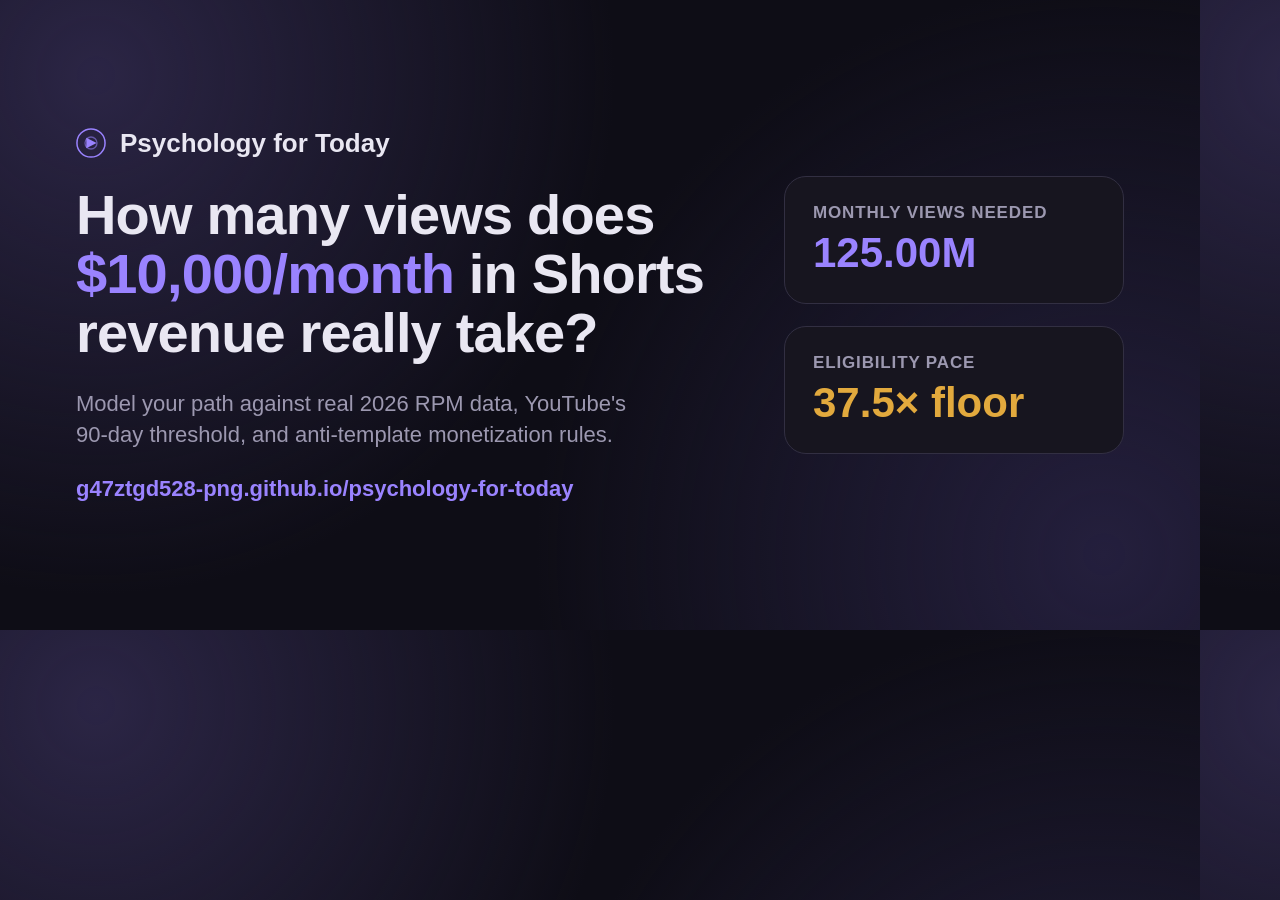
<file: cover-landscape.html>
<!DOCTYPE html>
<html lang="en" data-theme="dark">
<head>
<meta charset="UTF-8" />
<link rel="preconnect" href="https://fonts.googleapis.com" />
<link rel="preconnect" href="https://fonts.gstatic.com" crossorigin />
<link href="https://api.fontshare.com/v2/css?f[]=cabinet-grotesk@700,500,400&f[]=satoshi@400,500,700,900&display=swap" rel="stylesheet" />
<style>
  :root{
    --color-bg:#0e0d16; --color-surface:#17151f;
    --color-text:#e9e7f2; --color-text-muted:#9c98b0;
    --color-primary:#9a83ff; --color-warning:#e2a93d;
    --font-display:'Cabinet Grotesk','Georgia',sans-serif;
    --font-body:'Satoshi','Helvetica Neue',sans-serif;
  }
  *{margin:0;padding:0;box-sizing:border-box;}
  html,body{width:1200px;height:630px;overflow:hidden;}
  body{
    font-family:var(--font-body);
    background:
      radial-gradient(circle at 8% 12%, #2b2545 0%, transparent 42%),
      radial-gradient(circle at 92% 88%, #241f3d 0%, transparent 46%),
      var(--color-bg);
    color:var(--color-text);
    display:flex; align-items:center; justify-content:space-between;
    padding:72px 76px;
  }
  .left{ max-width:660px; display:flex; flex-direction:column; gap:26px; }
  .brand{display:flex; align-items:center; gap:14px;}
  .brand svg{color:var(--color-primary);}
  .brand-name{font-family:var(--font-display); font-weight:700; font-size:26px;}
  .headline{
    font-family:var(--font-display); font-weight:700; font-size:56px; line-height:1.06;
    letter-spacing:-0.015em;
  }
  .headline .accent{color:var(--color-primary);}
  .sub{font-size:22px; color:var(--color-text-muted); line-height:1.4; max-width:560px;}
  .url{font-size:22px; font-weight:600; color:var(--color-primary);}
  .right{ display:flex; flex-direction:column; gap:22px; width:340px; }
  .stat-card{
    background:var(--color-surface); border:1.5px solid #322f42; border-radius:22px;
    padding:26px 28px;
  }
  .stat-label{font-size:17px; font-weight:600; color:var(--color-text-muted); text-transform:uppercase; letter-spacing:0.05em; margin-bottom:6px;}
  .stat-value{font-family:var(--font-display); font-size:42px; font-weight:700;}
  .stat-value.accent{color:var(--color-primary);}
  .stat-value.warn{color:var(--color-warning);}
</style>
</head>
<body>
  <div class="left">
    <div class="brand">
      <svg width="30" height="30" viewBox="0 0 32 32" fill="none">
        <circle cx="16" cy="16" r="15" stroke="currentColor" stroke-width="1.6"/>
        <path d="M11 10.5 L22 16 L11 21.5 Z" fill="currentColor"/>
        <circle cx="16" cy="16" r="6.4" stroke="currentColor" stroke-width="1.4" fill="none" opacity="0.55"/>
      </svg>
      <span class="brand-name">Psychology for Today</span>
    </div>
    <div class="headline">How many views does <span class="accent">$10,000/month</span> in Shorts revenue really take?</div>
    <div class="sub">Model your path against real 2026 RPM data, YouTube's 90-day threshold, and anti-template monetization rules.</div>
    <div class="url">g47ztgd528-png.github.io/psychology-for-today</div>
  </div>
  <div class="right">
    <div class="stat-card">
      <div class="stat-label">Monthly views needed</div>
      <div class="stat-value accent">125.00M</div>
    </div>
    <div class="stat-card">
      <div class="stat-label">Eligibility pace</div>
      <div class="stat-value warn">37.5&times; floor</div>
    </div>
  </div>
</body>
</html>
</file>
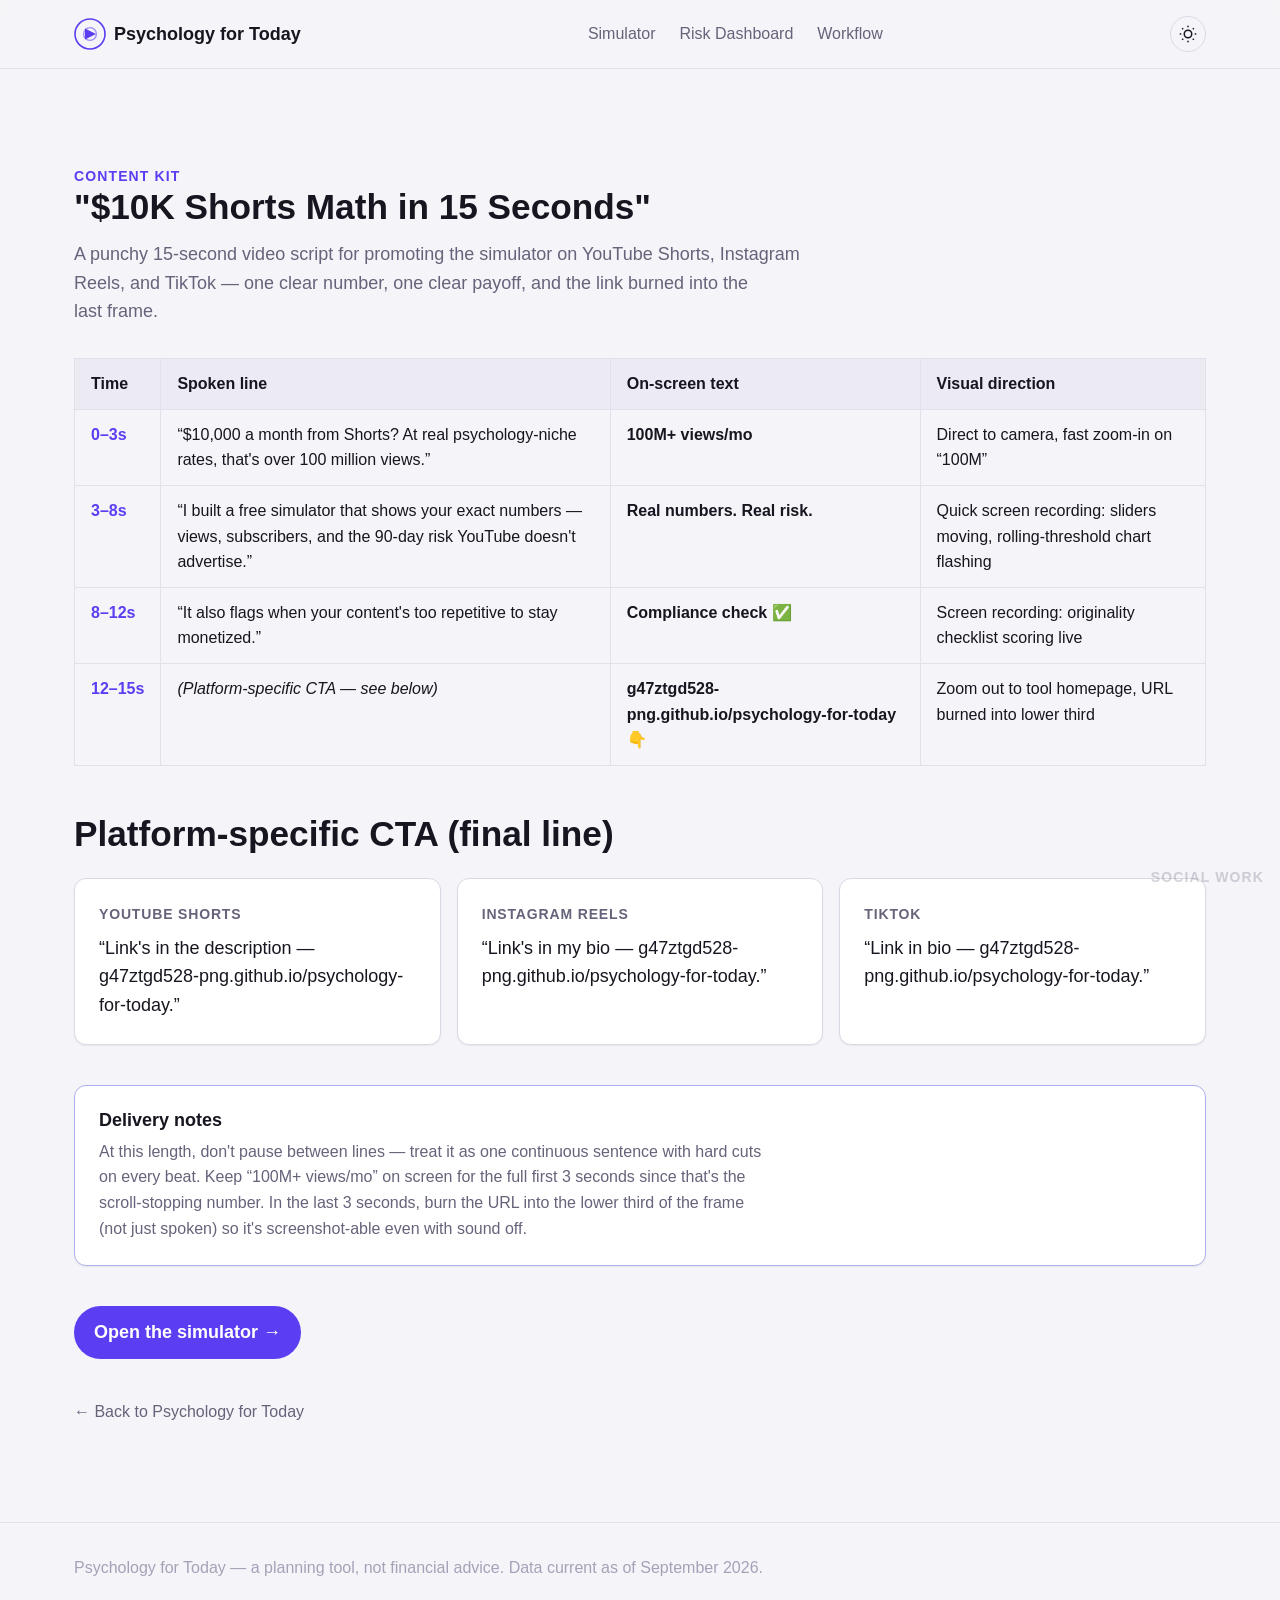
<file: script.html>
<!DOCTYPE html>
<html lang="en">
<head>
<meta charset="UTF-8" />
<meta name="viewport" content="width=device-width, initial-scale=1.0" />
<title>15-Second Video Script — Psychology for Today</title>
<meta name="description" content="The 15-second video script for promoting the Psychology for Today Shorts monetization simulator across YouTube Shorts, Instagram Reels, and TikTok." />

<link rel="preconnect" href="https://fonts.googleapis.com" />
<link rel="preconnect" href="https://fonts.gstatic.com" crossorigin />
<link href="https://api.fontshare.com/v2/css?f[]=cabinet-grotesk@700,500,400&f[]=satoshi@400,500,700,900&display=swap" rel="stylesheet" />

<link rel="stylesheet" href="css/style.css" />
<style>
  .script-table { width: 100%; border-collapse: collapse; margin-top: var(--space-6); }
  .script-table th, .script-table td {
    padding: var(--space-3) var(--space-4); border: 1px solid var(--color-divider);
    text-align: left; vertical-align: top; font-size: var(--text-sm);
  }
  .script-table th { background: var(--color-surface-offset); font-weight: 600; }
  .script-table td.time-cell { font-weight: 700; color: var(--color-primary); white-space: nowrap; }
  .script-table td.onscreen-cell strong { color: var(--color-text); }
  .cta-grid { display: grid; grid-template-columns: repeat(auto-fit, minmax(220px, 1fr)); gap: var(--space-4); margin-top: var(--space-6); }
  .cta-card { }
  .cta-card .platform { font-size: var(--text-xs); text-transform: uppercase; letter-spacing: 0.06em; color: var(--color-text-muted); font-weight: 600; margin-bottom: var(--space-2); }
  .cta-card .line { font-size: var(--text-base); font-weight: 500; }
  .script-url { display: inline-flex; align-items: center; gap: var(--space-2); margin-top: var(--space-6); padding: var(--space-3) var(--space-5); background: var(--color-primary); color: #fff; border-radius: var(--radius-full); font-weight: 600; text-decoration: none; }
  .script-url:hover { opacity: 0.9; }
  .back-link { display: inline-block; margin-top: var(--space-10); font-size: var(--text-sm); color: var(--color-text-muted); }
</style>
</head>
<body>

<header class="site-header">
  <div class="header-inner">
    <a class="brand" href="index.html" aria-label="Psychology for Today home">
      <svg width="32" height="32" viewBox="0 0 32 32" fill="none" aria-hidden="true">
        <circle cx="16" cy="16" r="15" stroke="currentColor" stroke-width="1.6"/>
        <path d="M11 10.5 L22 16 L11 21.5 Z" fill="currentColor"/>
        <circle cx="16" cy="16" r="6.4" stroke="currentColor" stroke-width="1.4" fill="none" opacity="0.55"/>
      </svg>
      <span class="brand-name">Psychology for Today</span>
    </a>
    <nav class="main-nav" aria-label="Primary">
      <a href="index.html">Simulator</a>
      <a href="index.html#risk">Risk Dashboard</a>
      <a href="index.html#workflow">Workflow</a>
    </nav>
    <button class="theme-toggle" data-theme-toggle aria-label="Switch to light mode" type="button">
      <svg width="18" height="18" viewBox="0 0 24 24" fill="none" stroke="currentColor" stroke-width="2"><circle cx="12" cy="12" r="5"/><path d="M12 1v2M12 21v2M4.22 4.22l1.42 1.42M18.36 18.36l1.42 1.42M1 12h2M21 12h2M4.22 19.78l1.42-1.42M18.36 5.64l1.42-1.42"/></svg>
    </button>
  </div>
</header>

<main>
  <section class="section">
    <div class="section-inner">
      <p class="kicker" style="color:var(--color-primary); font-weight:700; font-size:var(--text-xs); text-transform:uppercase; letter-spacing:0.08em;">Content Kit</p>
      <h1 class="section-title">"$10K Shorts Math in 15 Seconds"</h1>
      <p class="section-lede">A punchy 15-second video script for promoting the simulator on YouTube Shorts, Instagram Reels, and TikTok &mdash; one clear number, one clear payoff, and the link burned into the last frame.</p>

      <table class="script-table" aria-label="15-second video script breakdown">
        <thead>
          <tr><th>Time</th><th>Spoken line</th><th>On-screen text</th><th>Visual direction</th></tr>
        </thead>
        <tbody>
          <tr>
            <td class="time-cell">0&ndash;3s</td>
            <td>&ldquo;$10,000 a month from Shorts? At real psychology-niche rates, that's over 100 million views.&rdquo;</td>
            <td class="onscreen-cell"><strong>100M+ views/mo</strong></td>
            <td>Direct to camera, fast zoom-in on &ldquo;100M&rdquo;</td>
          </tr>
          <tr>
            <td class="time-cell">3&ndash;8s</td>
            <td>&ldquo;I built a free simulator that shows your exact numbers &mdash; views, subscribers, and the 90-day risk YouTube doesn't advertise.&rdquo;</td>
            <td class="onscreen-cell"><strong>Real numbers. Real risk.</strong></td>
            <td>Quick screen recording: sliders moving, rolling-threshold chart flashing</td>
          </tr>
          <tr>
            <td class="time-cell">8&ndash;12s</td>
            <td>&ldquo;It also flags when your content's too repetitive to stay monetized.&rdquo;</td>
            <td class="onscreen-cell"><strong>Compliance check &#9989;</strong></td>
            <td>Screen recording: originality checklist scoring live</td>
          </tr>
          <tr>
            <td class="time-cell">12&ndash;15s</td>
            <td><em>(Platform-specific CTA &mdash; see below)</em></td>
            <td class="onscreen-cell"><strong>g47ztgd528-png.github.io/psychology-for-today &#128071;</strong></td>
            <td>Zoom out to tool homepage, URL burned into lower third</td>
          </tr>
        </tbody>
      </table>

      <h2 class="section-title" style="font-size:var(--text-xl); margin-top:var(--space-12);">Platform-specific CTA (final line)</h2>
      <div class="cta-grid">
        <div class="card cta-card">
          <div class="platform">YouTube Shorts</div>
          <div class="line">&ldquo;Link's in the description &mdash; g47ztgd528-png.github.io/psychology-for-today.&rdquo;</div>
        </div>
        <div class="card cta-card">
          <div class="platform">Instagram Reels</div>
          <div class="line">&ldquo;Link's in my bio &mdash; g47ztgd528-png.github.io/psychology-for-today.&rdquo;</div>
        </div>
        <div class="card cta-card">
          <div class="platform">TikTok</div>
          <div class="line">&ldquo;Link in bio &mdash; g47ztgd528-png.github.io/psychology-for-today.&rdquo;</div>
        </div>
      </div>

      <div class="card callout-card" style="margin-top:var(--space-10);">
        <h3 style="margin-bottom:var(--space-2);">Delivery notes</h3>
        <p class="section-lede" style="margin:0;">At this length, don't pause between lines &mdash; treat it as one continuous sentence with hard cuts on every beat. Keep &ldquo;100M+ views/mo&rdquo; on screen for the full first 3 seconds since that's the scroll-stopping number. In the last 3 seconds, burn the URL into the lower third of the frame (not just spoken) so it's screenshot-able even with sound off.</p>
      </div>

      <a class="script-url" href="https://g47ztgd528-png.github.io/psychology-for-today/" target="_blank" rel="noopener">Open the simulator &rarr;</a>
      <br />
      <a class="back-link" href="index.html">&larr; Back to Psychology for Today</a>
    </div>
  </section>
</main>

<footer class="site-footer">
  <div class="section-inner footer-inner">
    <p>Psychology for Today &mdash; a planning tool, not financial advice. Data current as of September 2026.</p>
  </div>
</footer>

<div class="site-watermark" aria-hidden="true">Social Work</div>

</body>
</html>
</file>
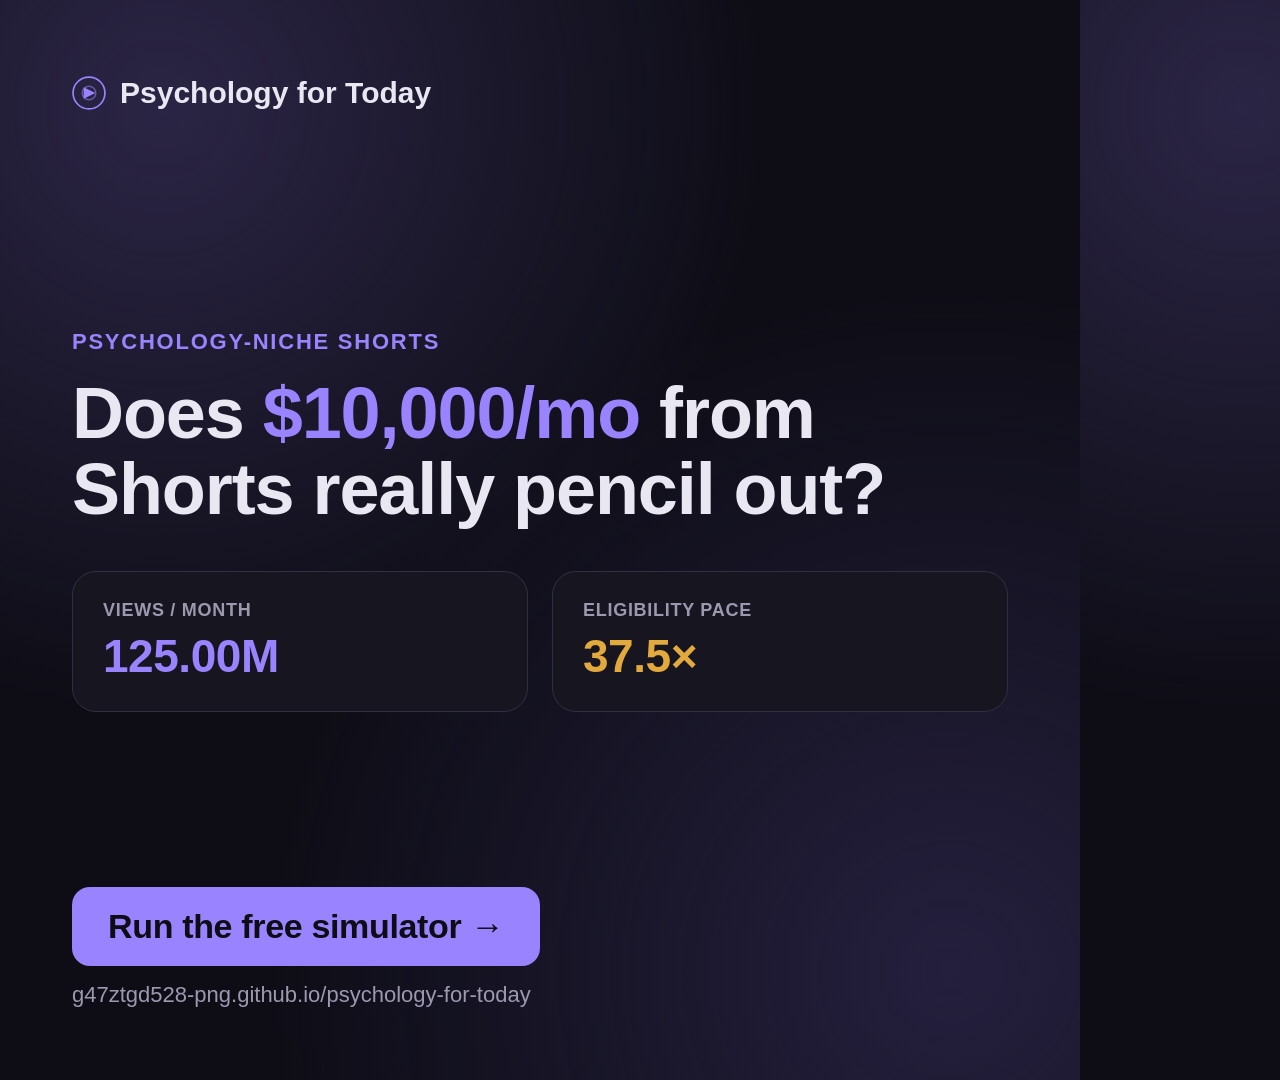
<file: square-instagram.html>
<!DOCTYPE html>
<html lang="en" data-theme="dark">
<head>
<meta charset="UTF-8" />
<link rel="preconnect" href="https://fonts.googleapis.com" />
<link rel="preconnect" href="https://fonts.gstatic.com" crossorigin />
<link href="https://api.fontshare.com/v2/css?f[]=cabinet-grotesk@700,500,400&f[]=satoshi@400,500,700,900&display=swap" rel="stylesheet" />
<style>
  :root{
    --color-bg:#0e0d16; --color-surface:#17151f;
    --color-text:#e9e7f2; --color-text-muted:#9c98b0;
    --color-primary:#9a83ff; --color-warning:#e2a93d;
    --font-display:'Cabinet Grotesk','Georgia',sans-serif;
    --font-body:'Satoshi','Helvetica Neue',sans-serif;
  }
  *{margin:0;padding:0;box-sizing:border-box;}
  html,body{width:1080px;height:1080px;overflow:hidden;}
  body{
    font-family:var(--font-body);
    background:
      radial-gradient(circle at 15% 10%, #2b2545 0%, transparent 45%),
      radial-gradient(circle at 88% 90%, #241f3d 0%, transparent 50%),
      var(--color-bg);
    color:var(--color-text);
    display:flex; flex-direction:column; justify-content:space-between;
    padding:76px 72px 72px;
  }
  .brand{display:flex; align-items:center; gap:14px;}
  .brand svg{color:var(--color-primary);}
  .brand-name{font-family:var(--font-display); font-weight:700; font-size:30px;}
  .kicker{
    font-weight:700; font-size:22px; letter-spacing:0.08em;
    color:var(--color-primary); text-transform:uppercase; margin-top:44px;
  }
  .headline{
    font-family:var(--font-display); font-weight:700; font-size:72px; line-height:1.06;
    letter-spacing:-0.015em; margin-top:20px;
  }
  .headline .accent{color:var(--color-primary);}
  .stat-row{ display:flex; gap:24px; margin-top:44px; }
  .stat-card{
    flex:1; background:var(--color-surface); border:1.5px solid #322f42; border-radius:24px;
    padding:28px 30px; display:flex; flex-direction:column; gap:8px;
  }
  .stat-label{ font-size:18px; font-weight:600; color:var(--color-text-muted); text-transform:uppercase; letter-spacing:0.04em;}
  .stat-value{ font-family:var(--font-display); font-size:46px; font-weight:700; letter-spacing:-0.01em;}
  .stat-value.accent{color:var(--color-primary);}
  .stat-value.warn{color:var(--color-warning);}
  .footer{ display:flex; flex-direction:column; gap:16px; }
  .cta{
    font-family:var(--font-display); font-size:34px; font-weight:700;
    background:var(--color-primary); color:#0e0d16; padding:20px 36px; border-radius:18px;
    letter-spacing:-0.01em; align-self:flex-start;
  }
  .url{font-size:22px; color:var(--color-text-muted); font-weight:500;}
</style>
</head>
<body>
  <div class="brand">
    <svg width="34" height="34" viewBox="0 0 32 32" fill="none">
      <circle cx="16" cy="16" r="15" stroke="currentColor" stroke-width="1.6"/>
      <path d="M11 10.5 L22 16 L11 21.5 Z" fill="currentColor"/>
      <circle cx="16" cy="16" r="6.4" stroke="currentColor" stroke-width="1.4" fill="none" opacity="0.55"/>
    </svg>
    <span class="brand-name">Psychology for Today</span>
  </div>

  <div>
    <div class="kicker">Psychology-Niche Shorts</div>
    <div class="headline">Does <span class="accent">$10,000/mo</span> from Shorts really pencil out?</div>

    <div class="stat-row">
      <div class="stat-card">
        <div class="stat-label">Views / month</div>
        <div class="stat-value accent">125.00M</div>
      </div>
      <div class="stat-card">
        <div class="stat-label">Eligibility pace</div>
        <div class="stat-value warn">37.5&times;</div>
      </div>
    </div>
  </div>

  <div class="footer">
    <div class="cta">Run the free simulator →</div>
    <div class="url">g47ztgd528-png.github.io/psychology-for-today</div>
  </div>
</body>
</html>
</file>
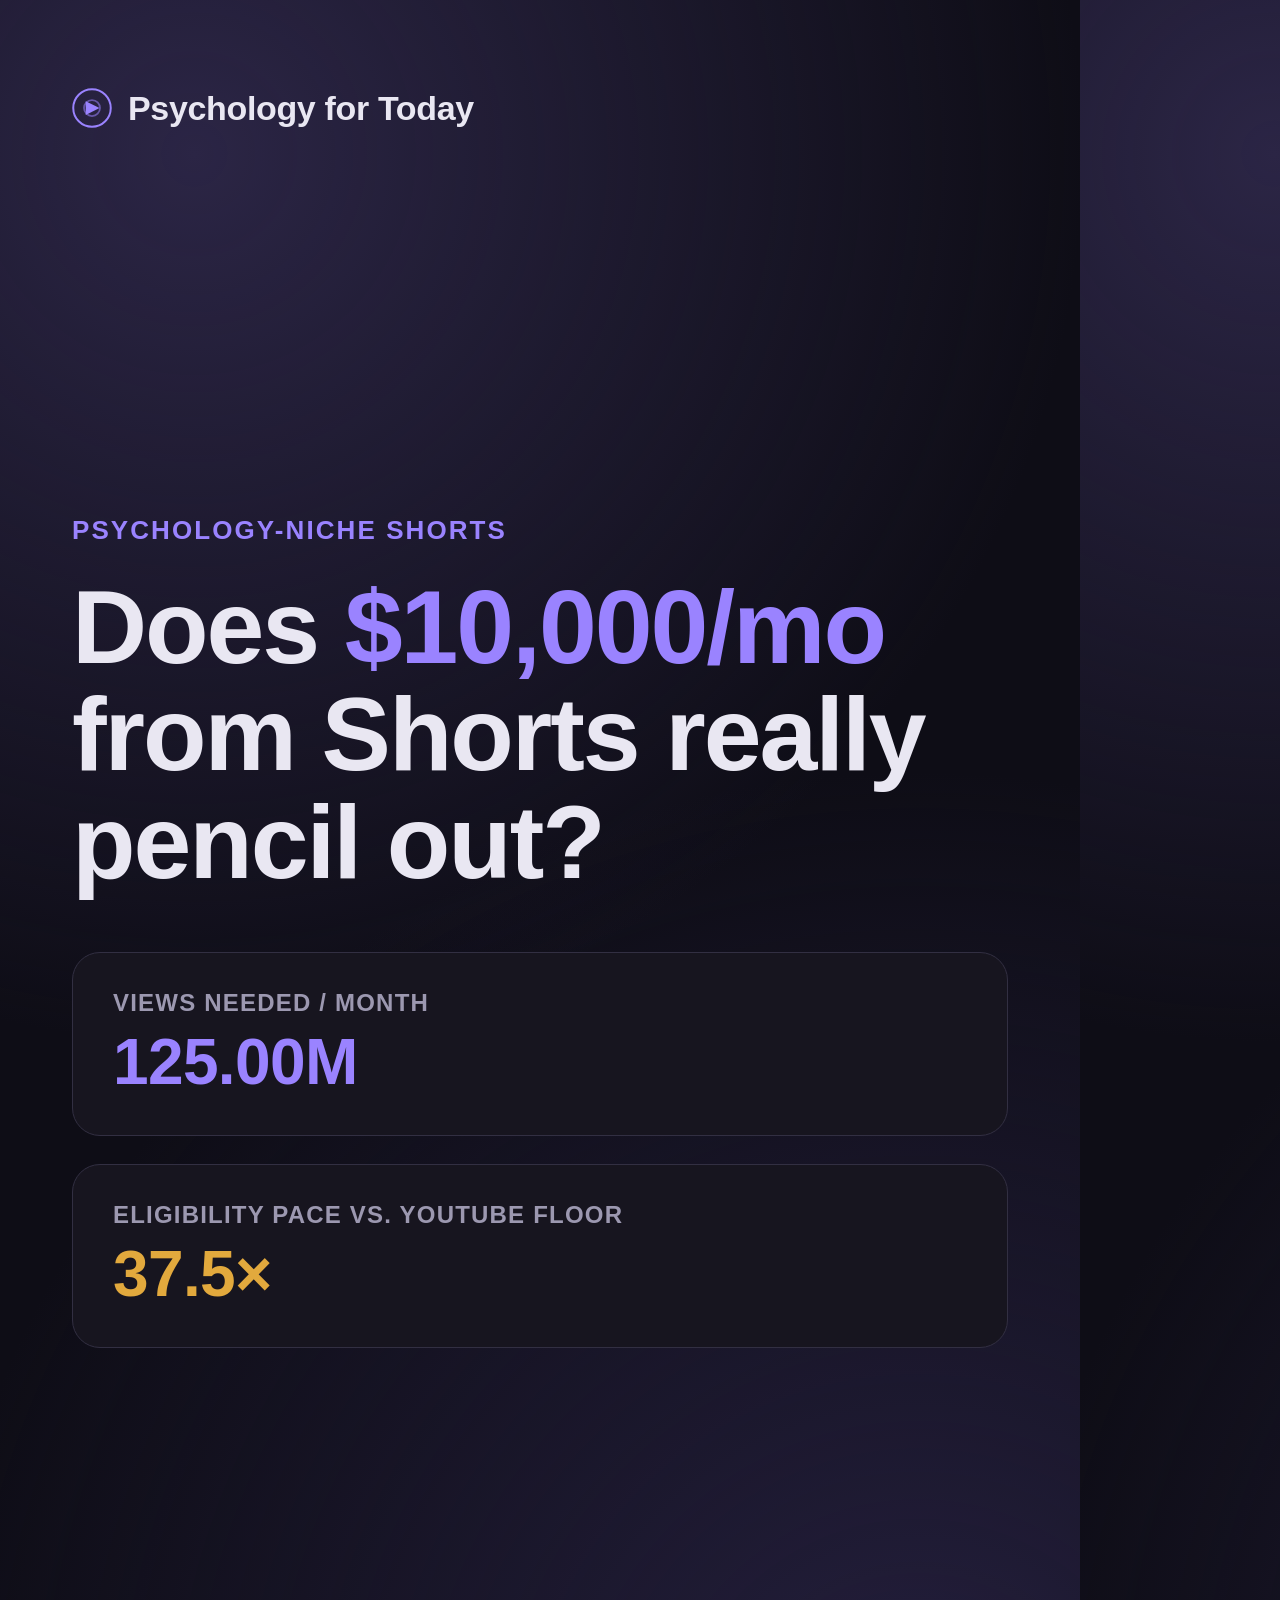
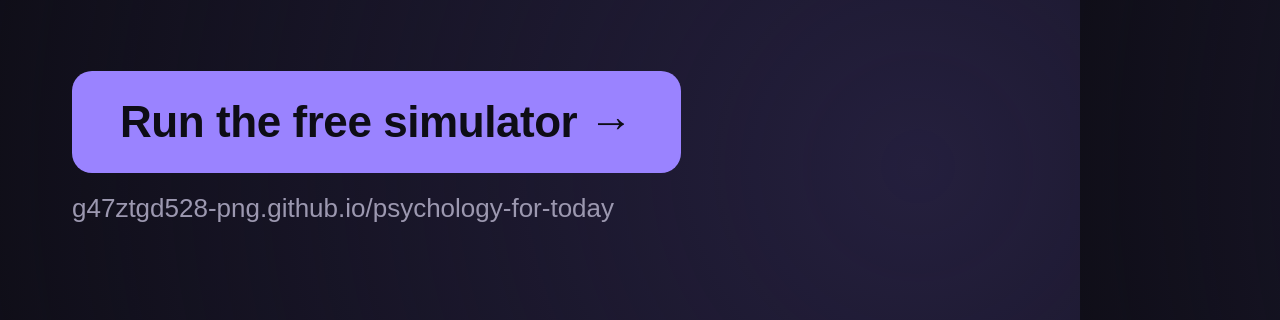
<file: thumb-vertical.html>
<!DOCTYPE html>
<html lang="en" data-theme="dark">
<head>
<meta charset="UTF-8" />
<link rel="preconnect" href="https://fonts.googleapis.com" />
<link rel="preconnect" href="https://fonts.gstatic.com" crossorigin />
<link href="https://api.fontshare.com/v2/css?f[]=cabinet-grotesk@700,500,400&f[]=satoshi@400,500,700,900&display=swap" rel="stylesheet" />
<style>
  :root{
    --color-bg:#0e0d16; --color-surface:#17151f; --color-surface-2:#1b1926;
    --color-text:#e9e7f2; --color-text-muted:#9c98b0;
    --color-primary:#9a83ff; --color-primary-highlight:#2b2545;
    --color-success:#4fbf97; --color-warning:#e2a93d; --color-error:#e8637a;
    --font-display:'Cabinet Grotesk','Georgia',sans-serif;
    --font-body:'Satoshi','Helvetica Neue',sans-serif;
  }
  *{margin:0;padding:0;box-sizing:border-box;}
  html,body{width:1080px;height:1920px;overflow:hidden;}
  body{
    font-family:var(--font-body);
    background:
      radial-gradient(circle at 18% 8%, #2b2545 0%, transparent 45%),
      radial-gradient(circle at 85% 92%, #241f3d 0%, transparent 50%),
      var(--color-bg);
    color:var(--color-text);
    display:flex; flex-direction:column; justify-content:space-between;
    padding:88px 72px 96px;
    position:relative;
  }
  .brand{display:flex; align-items:center; gap:16px;}
  .brand svg{color:var(--color-primary);}
  .brand-name{font-family:var(--font-display); font-weight:700; font-size:34px; letter-spacing:-0.01em;}
  .kicker{
    font-family:var(--font-body); font-weight:700; font-size:26px; letter-spacing:0.08em;
    color:var(--color-primary); text-transform:uppercase; margin-top:64px;
  }
  .headline{
    font-family:var(--font-display); font-weight:700; font-size:104px; line-height:1.03;
    letter-spacing:-0.02em; margin-top:28px;
  }
  .headline .accent{color:var(--color-primary);}
  .stat-row{ display:flex; flex-direction:column; gap:28px; margin-top:56px; }
  .stat-card{
    background:var(--color-surface); border:1.5px solid #322f42; border-radius:28px;
    padding:36px 40px; display:flex; flex-direction:column; gap:8px;
  }
  .stat-label{ font-size:24px; font-weight:600; color:var(--color-text-muted); text-transform:uppercase; letter-spacing:0.05em;}
  .stat-value{ font-family:var(--font-display); font-size:64px; font-weight:700; letter-spacing:-0.01em;}
  .stat-value.accent{color:var(--color-primary);}
  .stat-value.warn{color:var(--color-warning);}
  .footer{ display:flex; flex-direction:column; gap:20px; align-items:flex-start;}
  .cta{
    font-family:var(--font-display); font-size:44px; font-weight:700;
    background:var(--color-primary); color:#0e0d16; padding:26px 48px; border-radius:20px;
    letter-spacing:-0.01em;
  }
  .url{font-size:26px; color:var(--color-text-muted); font-weight:500;}
</style>
</head>
<body>
  <div class="brand">
    <svg width="40" height="40" viewBox="0 0 32 32" fill="none">
      <circle cx="16" cy="16" r="15" stroke="currentColor" stroke-width="1.6"/>
      <path d="M11 10.5 L22 16 L11 21.5 Z" fill="currentColor"/>
      <circle cx="16" cy="16" r="6.4" stroke="currentColor" stroke-width="1.4" fill="none" opacity="0.55"/>
    </svg>
    <span class="brand-name">Psychology for Today</span>
  </div>

  <div>
    <div class="kicker">Psychology-Niche Shorts</div>
    <div class="headline">Does <span class="accent">$10,000/mo</span> from Shorts really pencil out?</div>

    <div class="stat-row">
      <div class="stat-card">
        <div class="stat-label">Views needed / month</div>
        <div class="stat-value accent">125.00M</div>
      </div>
      <div class="stat-card">
        <div class="stat-label">Eligibility pace vs. YouTube floor</div>
        <div class="stat-value warn">37.5&times;</div>
      </div>
    </div>
  </div>

  <div class="footer">
    <div class="cta">Run the free simulator →</div>
    <div class="url">g47ztgd528-png.github.io/psychology-for-today</div>
  </div>
</body>
</html>
</file>
<file: css/style.css>
/* ===== Design tokens ===== */
:root {
  --text-xs: clamp(0.75rem, 0.7rem + 0.25vw, 0.875rem);
  --text-sm: clamp(0.875rem, 0.8rem + 0.35vw, 1rem);
  --text-base: clamp(1rem, 0.95rem + 0.25vw, 1.125rem);
  --text-lg: clamp(1.125rem, 1rem + 0.75vw, 1.5rem);
  --text-xl: clamp(1.5rem, 1.2rem + 1.25vw, 2.25rem);
  --text-2xl: clamp(2rem, 1.2rem + 2.5vw, 3.5rem);
  --text-3xl: clamp(2.5rem, 1rem + 4vw, 4.5rem);

  --space-1: 0.25rem; --space-2: 0.5rem; --space-3: 0.75rem; --space-4: 1rem;
  --space-5: 1.25rem; --space-6: 1.5rem; --space-8: 2rem; --space-10: 2.5rem;
  --space-12: 3rem; --space-16: 4rem; --space-20: 5rem; --space-24: 6rem; --space-32: 8rem;

  --radius-sm: 0.375rem; --radius-md: 0.5rem; --radius-lg: 0.75rem; --radius-xl: 1.25rem; --radius-full: 9999px;
  --transition-interactive: 180ms cubic-bezier(0.16, 1, 0.3, 1);

  --font-display: 'Cabinet Grotesk', 'Georgia', sans-serif;
  --font-body: 'Satoshi', 'Helvetica Neue', sans-serif;

  --content-wide: 1180px;
}

:root, [data-theme='light'] {
  --color-bg: #f5f4f8;
  --color-surface: #ffffff;
  --color-surface-2: #fbfaff;
  --color-surface-offset: #ecebf3;
  --color-divider: #e2e0ea;
  --color-border: #dbd8e6;

  --color-text: #17151f;
  --color-text-muted: #66637a;
  --color-text-faint: #a5a2b8;
  --color-text-inverse: #f7f6fb;

  --color-primary: #5b3df2;
  --color-primary-hover: #4529d4;
  --color-primary-active: #331f9e;
  --color-primary-highlight: #e4dffb;

  --color-success: #1e8f6b;
  --color-success-highlight: #d8f0e6;
  --color-warning: #b5750a;
  --color-warning-highlight: #f3e1c4;
  --color-error: #c23b4f;
  --color-error-highlight: #f5dde1;

  --shadow-sm: 0 1px 2px oklch(0.2 0.02 290 / 0.06);
  --shadow-md: 0 6px 16px oklch(0.2 0.02 290 / 0.09);
  --shadow-lg: 0 16px 40px oklch(0.2 0.02 290 / 0.14);
}

[data-theme='dark'] {
  --color-bg: #0e0d16;
  --color-surface: #17151f;
  --color-surface-2: #1b1926;
  --color-surface-offset: #201d2c;
  --color-divider: #2a2738;
  --color-border: #322f42;

  --color-text: #e9e7f2;
  --color-text-muted: #9c98b0;
  --color-text-faint: #6b6880;
  --color-text-inverse: #17151f;

  --color-primary: #9a83ff;
  --color-primary-hover: #b3a0ff;
  --color-primary-active: #cabdff;
  --color-primary-highlight: #2b2545;

  --color-success: #4fbf97;
  --color-success-highlight: #1c3630;
  --color-warning: #e2a93d;
  --color-warning-highlight: #3a2f1a;
  --color-error: #e8637a;
  --color-error-highlight: #3a222b;

  --shadow-sm: 0 1px 2px oklch(0 0 0 / 0.3);
  --shadow-md: 0 6px 16px oklch(0 0 0 / 0.35);
  --shadow-lg: 0 16px 40px oklch(0 0 0 / 0.5);
}

/* ===== Base ===== */
*, *::before, *::after { box-sizing: border-box; margin: 0; padding: 0; }
html { -webkit-font-smoothing: antialiased; scroll-behavior: smooth; scroll-padding-top: 88px; }
body {
  font-family: var(--font-body, sans-serif);
  font-size: var(--text-base);
  color: var(--color-text);
  background: var(--color-bg);
  line-height: 1.6;
}
img, svg { display: block; max-width: 100%; }
h1, h2, h3, h4 { text-wrap: balance; line-height: 1.15; font-family: var(--font-display); }
p, li { text-wrap: pretty; }
a { color: var(--color-primary); text-decoration: none; }
a:hover { text-decoration: underline; }
:focus-visible { outline: 2px solid var(--color-primary); outline-offset: 3px; border-radius: var(--radius-sm); }
button { cursor: pointer; background: none; border: none; font: inherit; color: inherit; }
table { border-collapse: collapse; width: 100%; }
.sr-only { position: absolute; width: 1px; height: 1px; overflow: hidden; clip: rect(0,0,0,0); }
.skip-link:focus { position: static; width: auto; height: auto; padding: var(--space-2); }

a, button, input, [role='button'] {
  transition: color var(--transition-interactive), background var(--transition-interactive),
    border-color var(--transition-interactive), box-shadow var(--transition-interactive);
}

/* ===== Header ===== */
.site-header {
  position: sticky; top: 0; z-index: 50;
  background: color-mix(in oklab, var(--color-bg) 88%, transparent);
  backdrop-filter: blur(10px);
  border-bottom: 1px solid var(--color-divider);
}
.header-inner {
  max-width: var(--content-wide);
  margin: 0 auto;
  padding: var(--space-4) var(--space-6);
  display: flex; align-items: center; justify-content: space-between; gap: var(--space-6);
}
.brand { display: flex; align-items: center; gap: var(--space-2); color: var(--color-text); }
.brand-name { font-family: var(--font-display); font-weight: 700; font-size: var(--text-base); }
.brand svg { color: var(--color-primary); }
.main-nav { display: flex; gap: var(--space-6); }
.main-nav a { font-size: var(--text-sm); color: var(--color-text-muted); font-weight: 500; }
.main-nav a:hover { color: var(--color-text); text-decoration: none; }
.theme-toggle {
  display: flex; align-items: center; justify-content: center;
  width: 36px; height: 36px; border-radius: var(--radius-full);
  border: 1px solid var(--color-border); color: var(--color-text);
}
.theme-toggle:hover { background: var(--color-surface-offset); }
@media (max-width: 720px) { .main-nav { display: none; } }

/* ===== Layout helpers ===== */
.section { padding-block: clamp(var(--space-16), 8vw, var(--space-24)); }
.section-inner { max-width: var(--content-wide); margin: 0 auto; padding-inline: var(--space-6); }
.section-alt { background: var(--color-surface-2); border-block: 1px solid var(--color-divider); }
.section-title { font-size: var(--text-xl); margin-bottom: var(--space-3); }
.subsection-title { font-size: var(--text-lg); margin-top: var(--space-12); margin-bottom: var(--space-2); }
.section-lede { color: var(--color-text-muted); max-width: 76ch; margin-bottom: var(--space-8); font-size: var(--text-base); }

.card {
  background: var(--color-surface);
  border: 1px solid var(--color-border);
  border-radius: var(--radius-lg);
  padding: var(--space-6);
  box-shadow: var(--shadow-sm);
}

/* ===== Hero ===== */
.hero { padding-block: clamp(var(--space-20), 12vw, var(--space-32)); }
.hero-inner { max-width: 840px; margin: 0 auto; padding-inline: var(--space-6); text-align: center; }
.eyebrow {
  font-size: var(--text-xs); font-weight: 600; letter-spacing: 0.06em; text-transform: uppercase;
  color: var(--color-primary); margin-bottom: var(--space-4);
}
.hero h1 { font-size: var(--text-3xl); margin-bottom: var(--space-6); letter-spacing: -0.01em; }
.hero h1 .accent { color: var(--color-primary); }
.hero-lede { font-size: var(--text-lg); color: var(--color-text-muted); margin-bottom: var(--space-8); }
.hero-actions { display: flex; gap: var(--space-4); justify-content: center; flex-wrap: wrap; }

.btn {
  display: inline-flex; align-items: center; justify-content: center;
  padding: var(--space-3) var(--space-6);
  border-radius: var(--radius-md);
  font-size: var(--text-sm); font-weight: 600;
  border: 1px solid transparent;
}
.btn-primary { background: var(--color-primary); color: var(--color-text-inverse); }
.btn-primary:hover { background: var(--color-primary-hover); text-decoration: none; }
.btn-ghost { border-color: var(--color-border); color: var(--color-text); }
.btn-ghost:hover { background: var(--color-surface-offset); text-decoration: none; }

/* ===== Calculator ===== */
.calc-grid { display: grid; grid-template-columns: 1fr 1fr; gap: var(--space-8); margin-bottom: var(--space-8); }
@media (max-width: 900px) { .calc-grid { grid-template-columns: 1fr; } }

.field { margin-bottom: var(--space-6); }
.field:last-child { margin-bottom: 0; }
.field-label-row { display: flex; justify-content: space-between; align-items: baseline; margin-bottom: var(--space-2); gap: var(--space-2); }
.field label { font-size: var(--text-sm); font-weight: 600; }
.field-value {
  font-family: var(--font-body); font-weight: 700; font-size: var(--text-sm);
  color: var(--color-primary); font-variant-numeric: tabular-nums;
  white-space: nowrap;
}
.field-hint { font-size: var(--text-xs); color: var(--color-text-faint); margin-top: var(--space-2); }
.field-hint a { color: var(--color-text-muted); }

input[type='range'] {
  width: 100%; height: 6px; border-radius: var(--radius-full);
  background: var(--color-surface-offset); appearance: none; outline: none;
}
input[type='range']::-webkit-slider-thumb {
  appearance: none; width: 18px; height: 18px; border-radius: 50%;
  background: var(--color-primary); border: 3px solid var(--color-surface); box-shadow: var(--shadow-sm); cursor: pointer;
}
input[type='range']::-moz-range-thumb {
  width: 18px; height: 18px; border-radius: 50%; border: 3px solid var(--color-surface);
  background: var(--color-primary); cursor: pointer;
}

.kpi-grid { display: grid; grid-template-columns: repeat(3, 1fr); gap: var(--space-4); }
.kpi-grid-risk { grid-template-columns: repeat(3, 1fr); margin-bottom: var(--space-6); }
@media (max-width: 720px) { .kpi-grid { grid-template-columns: 1fr 1fr; } }

.kpi-card { display: flex; flex-direction: column; gap: var(--space-2); padding: var(--space-5); }
.kpi-card.highlight { border-color: var(--color-primary); background: var(--color-primary-highlight); }
.kpi-label { font-size: var(--text-xs); color: var(--color-text-muted); font-weight: 600; text-transform: uppercase; letter-spacing: 0.03em; }
.kpi-value { font-size: var(--text-lg); font-weight: 700; font-variant-numeric: tabular-nums lining-nums; }
.kpi-sub { font-size: var(--text-xs); color: var(--color-text-faint); }

.calc-results { display: flex; flex-direction: column; gap: var(--space-6); }
.reality-check {
  font-size: var(--text-sm); color: var(--color-text-muted); padding: var(--space-4);
  border-left: 3px solid var(--color-primary); background: var(--color-surface-offset); border-radius: var(--radius-sm);
}

.chart-card { margin-top: var(--space-6); }
.chart-card-head { margin-bottom: var(--space-4); }
.chart-card-head h3 { font-size: var(--text-lg); margin-bottom: var(--space-1); }
.chart-card-head p { font-size: var(--text-sm); color: var(--color-text-muted); }
.chart-wrap { position: relative; width: 100%; }

/* ===== Risk section ===== */
.callout { padding: var(--space-5) var(--space-6); border-radius: var(--radius-md); font-size: var(--text-base); margin-bottom: var(--space-8); }
.callout-info { background: var(--color-primary-highlight); border: 1px solid color-mix(in oklab, var(--color-primary) 35%, transparent); }

.sim-controls { display: flex; gap: var(--space-6); align-items: flex-end; flex-wrap: wrap; margin-bottom: var(--space-6); }
.field-inline { flex: 1; min-width: 220px; margin-bottom: 0; }

.sim-status { margin-top: var(--space-4); display: flex; gap: var(--space-3); flex-wrap: wrap; }
.status-badge {
  display: inline-flex; align-items: center; gap: var(--space-2);
  padding: var(--space-2) var(--space-4); border-radius: var(--radius-full);
  font-size: var(--text-sm); font-weight: 600;
}
.status-ok { background: var(--color-success-highlight); color: var(--color-success); }
.status-warn { background: var(--color-warning-highlight); color: var(--color-warning); }
.status-danger { background: var(--color-error-highlight); color: var(--color-error); }

.risk-table-wrap { overflow-x: auto; margin-top: var(--space-4); }
.risk-table { font-size: var(--text-sm); }
.risk-table th, .risk-table td { text-align: left; padding: var(--space-3) var(--space-4); border-bottom: 1px solid var(--color-divider); }
.risk-table th { color: var(--color-text-muted); font-weight: 600; font-size: var(--text-xs); text-transform: uppercase; letter-spacing: 0.03em; }
.risk-table td { font-variant-numeric: tabular-nums; }
.risk-table .risk-flag { font-weight: 700; }
.risk-flag-low { color: var(--color-success); }
.risk-flag-med { color: var(--color-warning); }
.risk-flag-high { color: var(--color-error); }

/* ===== Workflow ===== */
.policy-grid { display: grid; grid-template-columns: repeat(3, 1fr); gap: var(--space-6); margin-bottom: var(--space-8); }
@media (max-width: 900px) { .policy-grid { grid-template-columns: 1fr; } }
.policy-card { position: relative; }
.policy-num { font-family: var(--font-display); font-size: var(--text-xl); color: var(--color-text-faint); display: block; margin-bottom: var(--space-2); }
.policy-card h3 { font-size: var(--text-base); margin-bottom: var(--space-2); }
.policy-card p { font-size: var(--text-sm); color: var(--color-text-muted); }
.policy-card-danger { border-color: color-mix(in oklab, var(--color-error) 40%, var(--color-border)); background: var(--color-error-highlight); }
.policy-card-danger .policy-num { color: var(--color-error); }

.callout-card { border-color: color-mix(in oklab, var(--color-primary) 30%, var(--color-border)); margin-bottom: var(--space-4); }
.callout-card h3 { font-size: var(--text-base); margin-bottom: var(--space-2); }
.callout-card p { font-size: var(--text-sm); color: var(--color-text-muted); }

.rotation-wrap { overflow-x: auto; border: 1px solid var(--color-border); border-radius: var(--radius-md); }
.rotation-table { font-size: var(--text-xs); min-width: 780px; }
.rotation-table th, .rotation-table td {
  padding: var(--space-2) var(--space-3); border: 1px solid var(--color-divider);
  text-align: left; vertical-align: top; white-space: normal;
}
.rotation-table th { background: var(--color-surface-offset); font-weight: 600; position: sticky; top: 0; }
.rotation-table td { font-size: var(--text-xs); color: var(--color-text-muted); cursor: default; }
.rotation-table td strong { color: var(--color-text); display: block; font-size: var(--text-xs); margin-bottom: 2px; }
.rotation-table tr:first-child td, .rotation-table tr:first-child th { }
.rotation-table td.slot-cell:hover { background: var(--color-primary-highlight); }

.checklist-card { margin-top: var(--space-4); }
.checklist { list-style: none; display: flex; flex-direction: column; gap: var(--space-3); margin-bottom: var(--space-6); }
.checklist li { display: flex; align-items: flex-start; gap: var(--space-3); font-size: var(--text-sm); }
.checklist input[type='checkbox'] { width: 18px; height: 18px; accent-color: var(--color-primary); margin-top: 2px; flex-shrink: 0; }
.score-row { display: flex; justify-content: space-between; align-items: baseline; margin-bottom: var(--space-2); font-size: var(--text-sm); }
.score-bar { height: 8px; border-radius: var(--radius-full); background: var(--color-surface-offset); overflow: hidden; margin-bottom: var(--space-4); }
.score-bar-fill { height: 100%; background: var(--color-primary); border-radius: var(--radius-full); transition: width 300ms ease; width: 0%; }
.score-verdict { font-size: var(--text-sm); font-weight: 600; }

/* ===== Sources ===== */
.sources-list { display: flex; flex-direction: column; gap: var(--space-3); margin-bottom: var(--space-8); }
.sources-list li { font-size: var(--text-sm); color: var(--color-text-muted); padding-left: var(--space-4); border-left: 2px solid var(--color-border); }
.disclaimer { font-size: var(--text-xs); color: var(--color-text-faint); max-width: 76ch; }

.site-footer { border-top: 1px solid var(--color-divider); padding-block: var(--space-8); }
.footer-inner p { font-size: var(--text-sm); color: var(--color-text-faint); }

@media (prefers-reduced-motion: reduce) {
  *, *::before, *::after { transition-duration: 0.01ms !important; }
}

.site-watermark {
  position: fixed;
  bottom: var(--space-3);
  right: var(--space-4);
  font-size: var(--text-xs);
  font-weight: 600;
  letter-spacing: 0.08em;
  text-transform: uppercase;
  color: var(--color-text-muted);
  opacity: 0.28;
  pointer-events: none;
  z-index: 40;
  user-select: none;
}

@media (max-width: 640px) {
  .site-watermark { bottom: var(--space-2); right: var(--space-3); font-size: 10px; }
}
</file>
